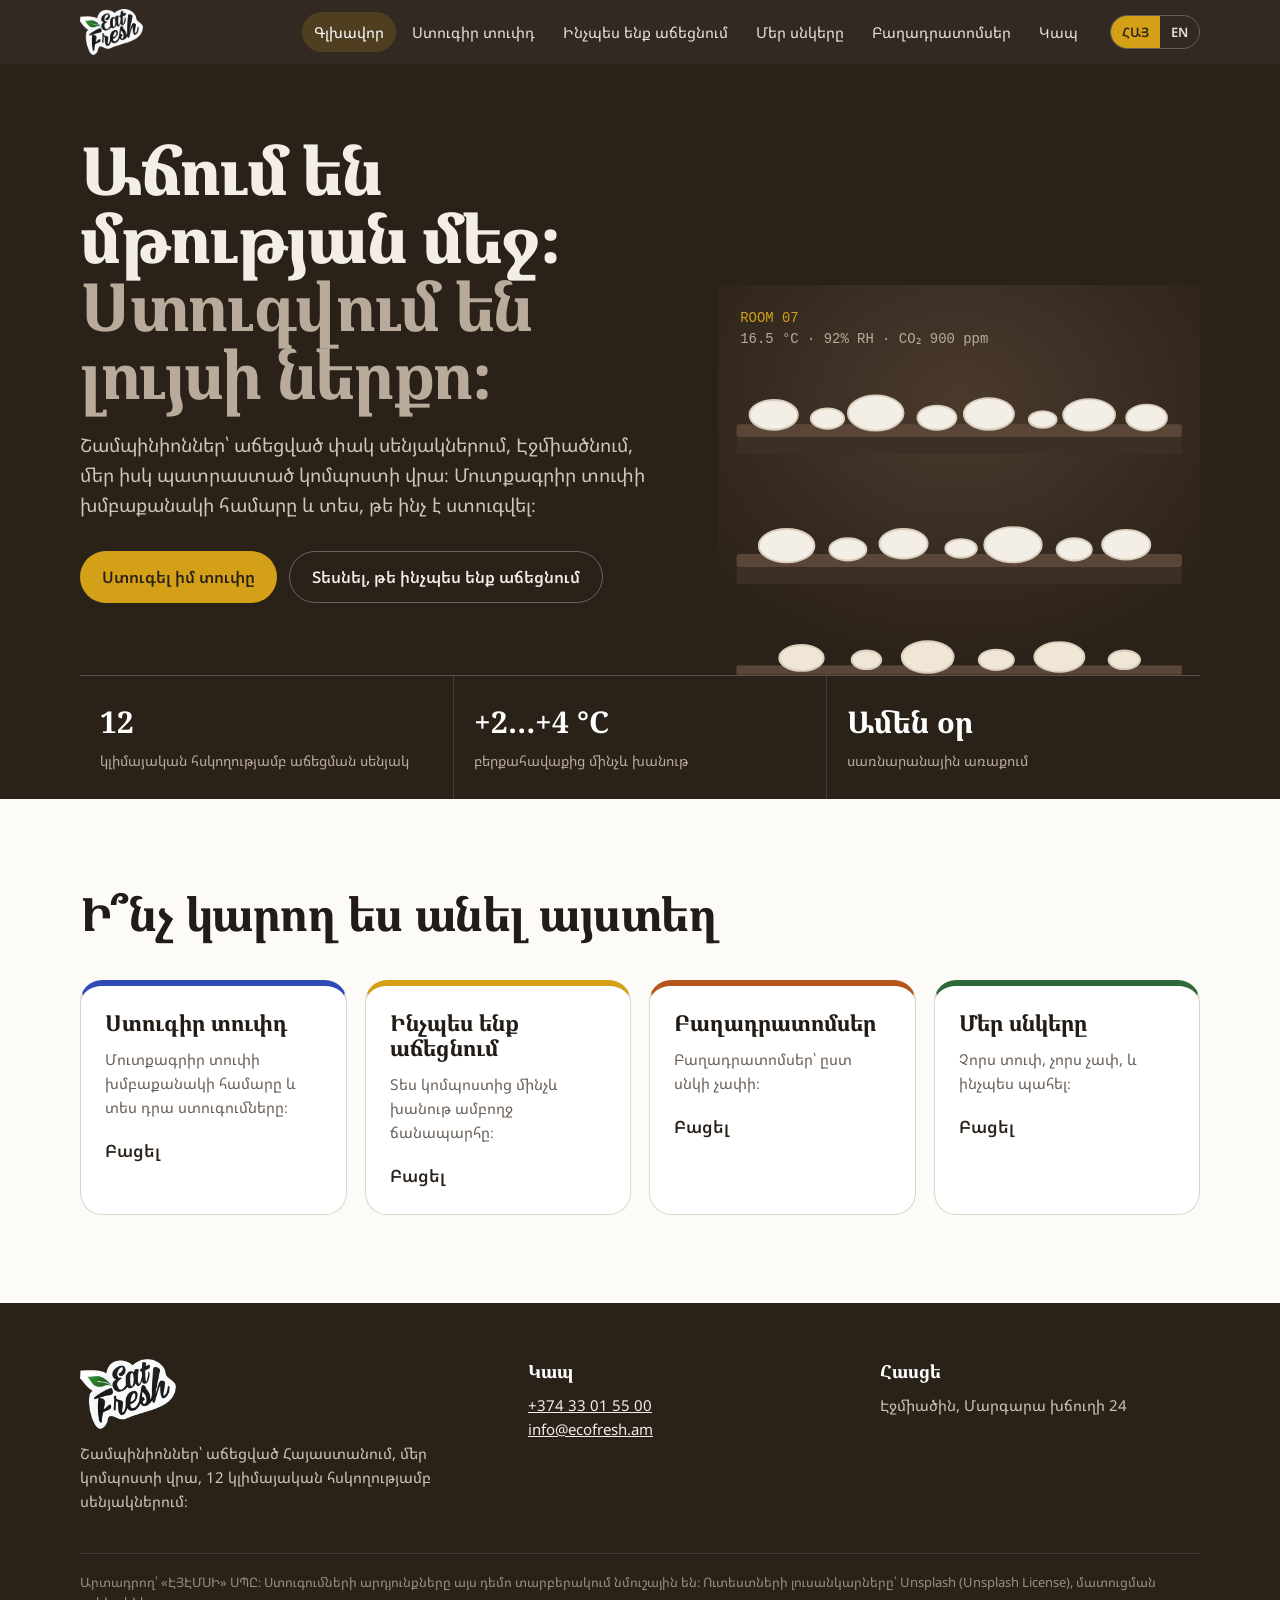
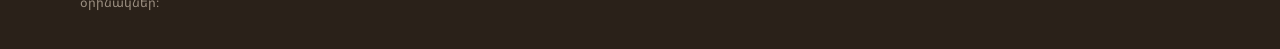
<file: index.html>
<!doctype html>
<html lang="hy">
<head>
<meta charset="utf-8">
<meta name="viewport" content="width=device-width, initial-scale=1">
<title>Eat Fresh: mushrooms from Echmiadzin</title>
<link rel="icon" href="assets/logo.png">
<link rel="preconnect" href="https://fonts.googleapis.com">
<link rel="preconnect" href="https://fonts.gstatic.com" crossorigin>
<link href="https://fonts.googleapis.com/css2?family=Noto+Sans+Armenian:wght@400;500;600;700&family=Noto+Serif+Armenian:wght@500;700;800&display=swap" rel="stylesheet">
<link rel="stylesheet" href="assets/style.css">
</head>
<body data-page="home">
<header id="site-header"></header>
<main>
<section class="hero">
  <div class="wrap hero-grid">
    <div>
      <h1><span data-i18n="hero_1">Աճում են մթության մեջ։</span><span class="dim" data-i18n="hero_2">Ստուգվում են լույսի ներքո։</span></h1>
      <p class="lead" data-i18n="hero_lead">Շամպինիոններ՝ աճեցված փակ սենյակներում, Էջմիածնում, մեր իսկ պատրաստած կոմպոստի վրա։ Մուտքագրիր տուփի վրայի ամսաթիվը և տես, թե ինչ է ստուգվել։</p>
      <div class="hero-actions">
        <a class="btn btn-primary" href="check.html" data-i18n="hero_cta">Ստուգել իմ տուփը</a>
        <a class="btn btn-ghost" href="process.html" data-i18n="hero_cta2">Տեսնել, թե ինչպես ենք աճեցնում</a>
      </div>
    </div>
    <div class="room" aria-hidden="true">
      <!-- Illustration of a growing room shelf -->
      <svg viewBox="0 0 520 420">
        <defs>
          <radialGradient id="glow" cx="50%" cy="30%" r="70%"><stop offset="0" stop-color="#4a3a2c"/><stop offset="1" stop-color="#2a2119"/></radialGradient>
        </defs>
        <rect width="520" height="420" fill="url(#glow)"/>
        <g fill="#5a4636"><rect x="20" y="150" width="480" height="14" rx="3"/><rect x="20" y="290" width="480" height="14" rx="3"/><rect x="20" y="410" width="480" height="10"/></g>
        <g fill="#3c2f24"><rect x="20" y="164" width="480" height="18"/><rect x="20" y="304" width="480" height="18"/></g>
        <g id="row1">
          <g fill="#f3eee6" stroke="#d8cdbd" stroke-width="2">
            <ellipse cx="60" cy="140" rx="26" ry="16"/><ellipse cx="118" cy="144" rx="18" ry="11"/><ellipse cx="170" cy="138" rx="30" ry="19"/><ellipse cx="236" cy="143" rx="21" ry="13"/><ellipse cx="292" cy="139" rx="27" ry="17"/><ellipse cx="350" cy="145" rx="15" ry="9"/><ellipse cx="400" cy="140" rx="28" ry="17"/><ellipse cx="462" cy="143" rx="22" ry="14"/>
          </g>
        </g>
        <g fill="#f3eee6" stroke="#d8cdbd" stroke-width="2">
          <ellipse cx="74" cy="281" rx="30" ry="18"/><ellipse cx="140" cy="285" rx="20" ry="12"/><ellipse cx="200" cy="279" rx="26" ry="16"/><ellipse cx="262" cy="284" rx="17" ry="10"/><ellipse cx="318" cy="280" rx="31" ry="19"/><ellipse cx="384" cy="285" rx="19" ry="12"/><ellipse cx="440" cy="280" rx="26" ry="16"/>
        </g>
        <g fill="#efe6d6" stroke="#d8cdbd" stroke-width="2">
          <ellipse cx="90" cy="402" rx="24" ry="14"/><ellipse cx="160" cy="404" rx="16" ry="10"/><ellipse cx="226" cy="401" rx="28" ry="17"/><ellipse cx="300" cy="404" rx="19" ry="11"/><ellipse cx="368" cy="401" rx="27" ry="16"/><ellipse cx="438" cy="404" rx="17" ry="10"/>
        </g>
        <g font-family="Courier New, monospace" font-size="15" fill="#d4a017"><text x="24" y="40">ROOM 07</text><text x="24" y="62" fill="#b8ab9b">16.5 °C · 92% RH · CO₂ 900 ppm</text></g>
      </svg>
    </div>
  </div>
  <div class="wrap">
    <div class="facts">
      <div><b>12</b><span data-i18n="fact1">կլիմայական հսկողությամբ աճեցման սենյակ</span></div>
      <div><b>+2…+4 °C</b><span data-i18n="fact2">բերքահավաքից մինչև խանութ</span></div>
      <div><b data-i18n="fact3b">Ամեն օր</b><span data-i18n="fact3">սառնարանային առաքում</span></div>
    </div>
  </div>
</section><section><div class="wrap">
<div class="sec-head"><h2 data-i18n="home_title"></h2></div>
<div class="doors">
<a class="door" href="check.html" style="--c:#2f4bb5"><h3 data-i18n="nav_batch"></h3><p data-i18n="card_check"></p><span data-i18n="open"></span></a>
<a class="door" href="process.html" style="--c:#d4a017"><h3 data-i18n="nav_grow"></h3><p data-i18n="card_grow"></p><span data-i18n="open"></span></a>
<a class="door" href="recipes.html" style="--c:#b5541b"><h3 data-i18n="nav_recipes"></h3><p data-i18n="card_rec"></p><span data-i18n="open"></span></a>
<a class="door" href="products.html" style="--c:#2e6b3b"><h3 data-i18n="nav_products"></h3><p data-i18n="card_prod"></p><span data-i18n="open"></span></a>
</div></div></section>
</main>
<footer id="contact"><div id="site-footer"></div></footer>
<script src="assets/app.js"></script>
</body>
</html>
</file>
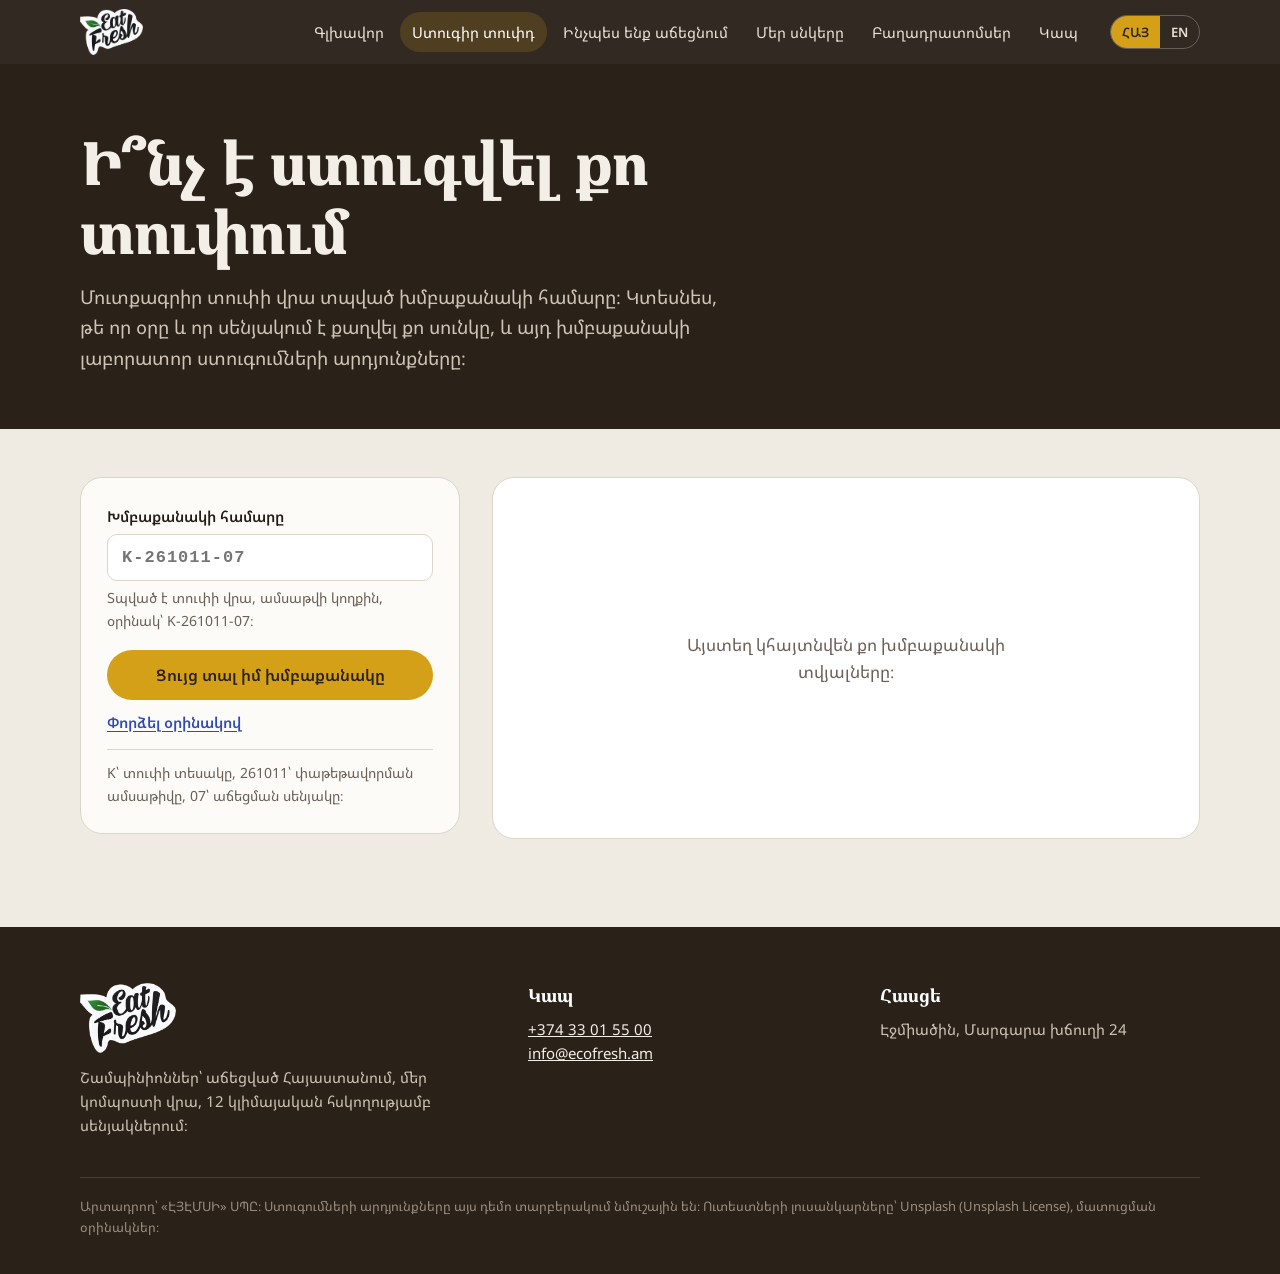
<file: check.html>
<!doctype html>
<html lang="hy">
<head>
<meta charset="utf-8">
<meta name="viewport" content="width=device-width, initial-scale=1">
<title>Check your pack | Eat Fresh</title>
<link rel="icon" href="assets/logo.png">
<link rel="preconnect" href="https://fonts.googleapis.com">
<link rel="preconnect" href="https://fonts.gstatic.com" crossorigin>
<link href="https://fonts.googleapis.com/css2?family=Noto+Sans+Armenian:wght@400;500;600;700&family=Noto+Serif+Armenian:wght@500;700;800&display=swap" rel="stylesheet">
<link rel="stylesheet" href="assets/style.css">
</head>
<body data-page="check">
<header id="site-header"></header>
<main>
<section class="page-hero"><div class="wrap"><h1 data-i18n="batch_title"></h1><p class="lead" data-i18n="batch_lead"></p></div></section><section class="batch" id="batch">
  <div class="wrap">
    <div class="batch-grid">
      <form class="form-card" id="batchForm" novalidate>
        <div class="field">
          <label for="batchId" data-i18n="f_id"></label>
          <input type="text" id="batchId" inputmode="text" autocomplete="off" autocapitalize="characters" spellcheck="false" placeholder="K-261011-07" required>
          <p class="hint" data-i18n="f_id_hint"></p>
        </div>
        <button class="btn btn-primary" type="submit" data-i18n="f_btn"></button>
        <button class="linkbtn" type="button" id="trySample" data-i18n="f_try"></button>
        <p class="hint" id="formMsg" role="status" aria-live="polite"></p>
        <p class="hint idx" data-i18n="id_explain"></p>
      </form>
      <div class="result" id="result" aria-live="polite">
        <div class="empty"><p data-i18n="empty">Այստեղ կհայտնվեն քո խմբաքանակի տվյալները։</p></div>
      </div>
    </div>
  </div>
</section>
</main>
<footer id="contact"><div id="site-footer"></div></footer>
<script src="assets/app.js"></script>
</body>
</html>
</file>
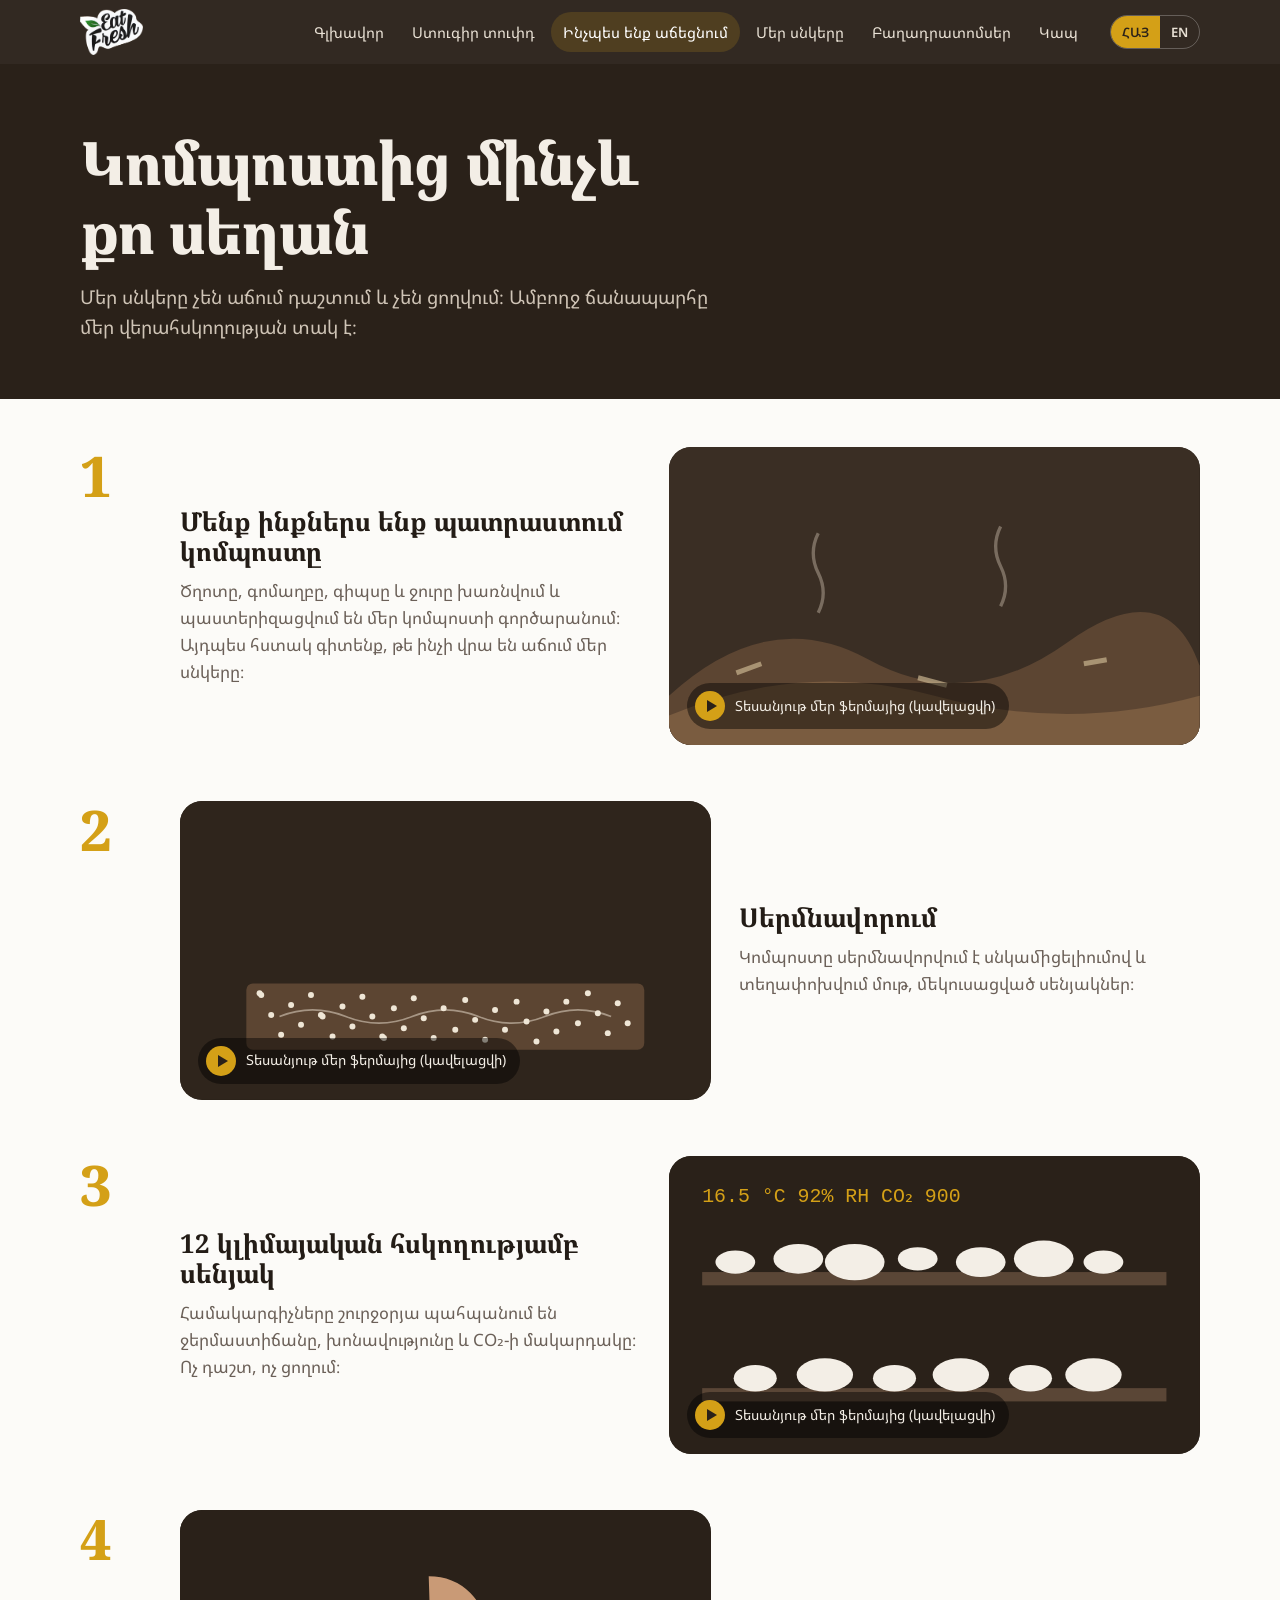
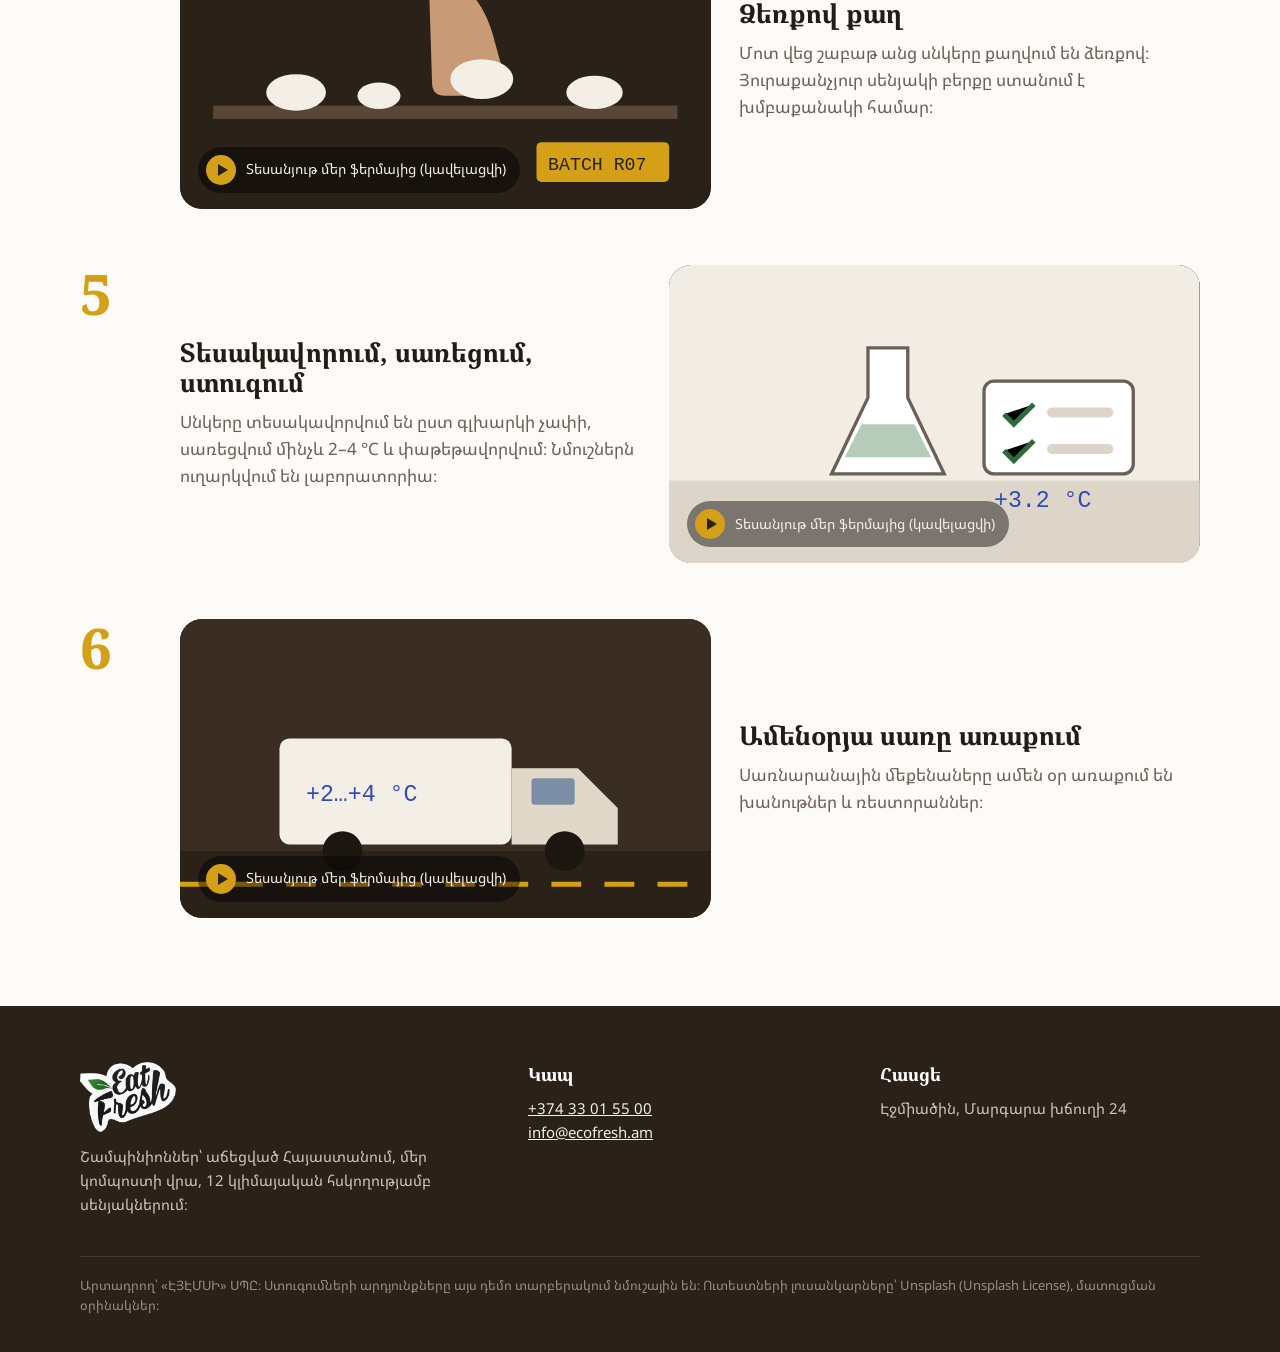
<file: process.html>
<!doctype html>
<html lang="hy">
<head>
<meta charset="utf-8">
<meta name="viewport" content="width=device-width, initial-scale=1">
<title>How we grow | Eat Fresh</title>
<link rel="icon" href="assets/logo.png">
<link rel="preconnect" href="https://fonts.googleapis.com">
<link rel="preconnect" href="https://fonts.gstatic.com" crossorigin>
<link href="https://fonts.googleapis.com/css2?family=Noto+Sans+Armenian:wght@400;500;600;700&family=Noto+Serif+Armenian:wght@500;700;800&display=swap" rel="stylesheet">
<link rel="stylesheet" href="assets/style.css">
</head>
<body data-page="grow">
<header id="site-header"></header>
<main>
<section class="page-hero"><div class="wrap"><h1 data-i18n="grow_title"></h1><p class="lead" data-i18n="grow_lead"></p></div></section><section id="grow">
  <div class="wrap">
    <div class="steps" id="steps"></div>
  </div>
</section>
</main>
<footer id="contact"><div id="site-footer"></div></footer>
<script src="assets/app.js"></script>
</body>
</html>
</file>
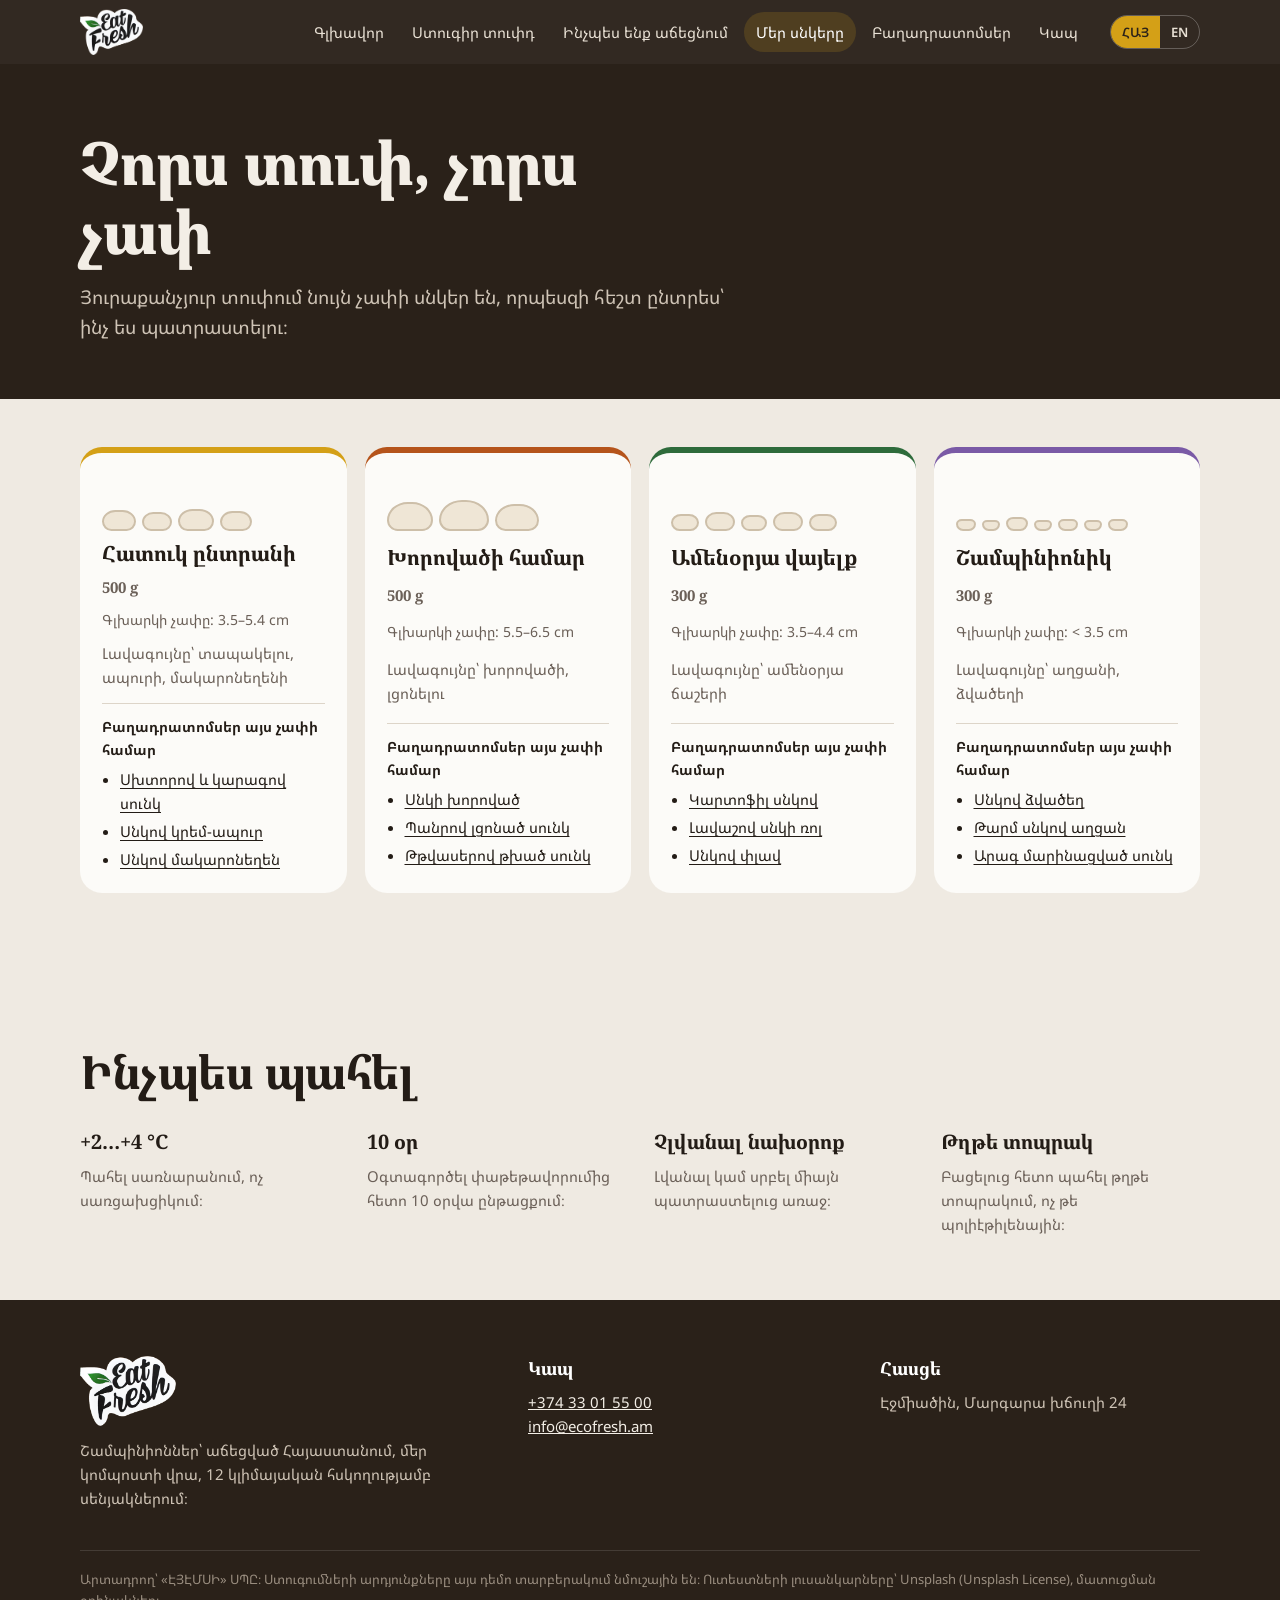
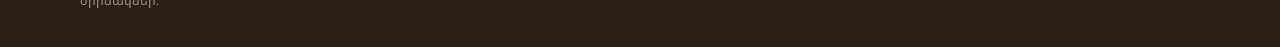
<file: products.html>
<!doctype html>
<html lang="hy">
<head>
<meta charset="utf-8">
<meta name="viewport" content="width=device-width, initial-scale=1">
<title>Our mushrooms | Eat Fresh</title>
<link rel="icon" href="assets/logo.png">
<link rel="preconnect" href="https://fonts.googleapis.com">
<link rel="preconnect" href="https://fonts.gstatic.com" crossorigin>
<link href="https://fonts.googleapis.com/css2?family=Noto+Sans+Armenian:wght@400;500;600;700&family=Noto+Serif+Armenian:wght@500;700;800&display=swap" rel="stylesheet">
<link rel="stylesheet" href="assets/style.css">
</head>
<body data-page="products">
<header id="site-header"></header>
<main>
<section class="page-hero"><div class="wrap"><h1 data-i18n="prod_title"></h1><p class="lead" data-i18n="prod_lead"></p></div></section><section class="products" id="products">
  <div class="wrap">
    <div class="prod-grid" id="prodGrid"></div>
  </div>
</section><section class="batch" id="storage" style="padding:64px 0">
  <div class="wrap">
    <div class="sec-head" style="margin-bottom:28px"><h2 data-i18n="tips_title">Ինչպես պահել</h2></div>
    <div class="tips" id="tips"></div>
  </div>
</section>
</main>
<footer id="contact"><div id="site-footer"></div></footer>
<script src="assets/app.js"></script>
</body>
</html>
</file>
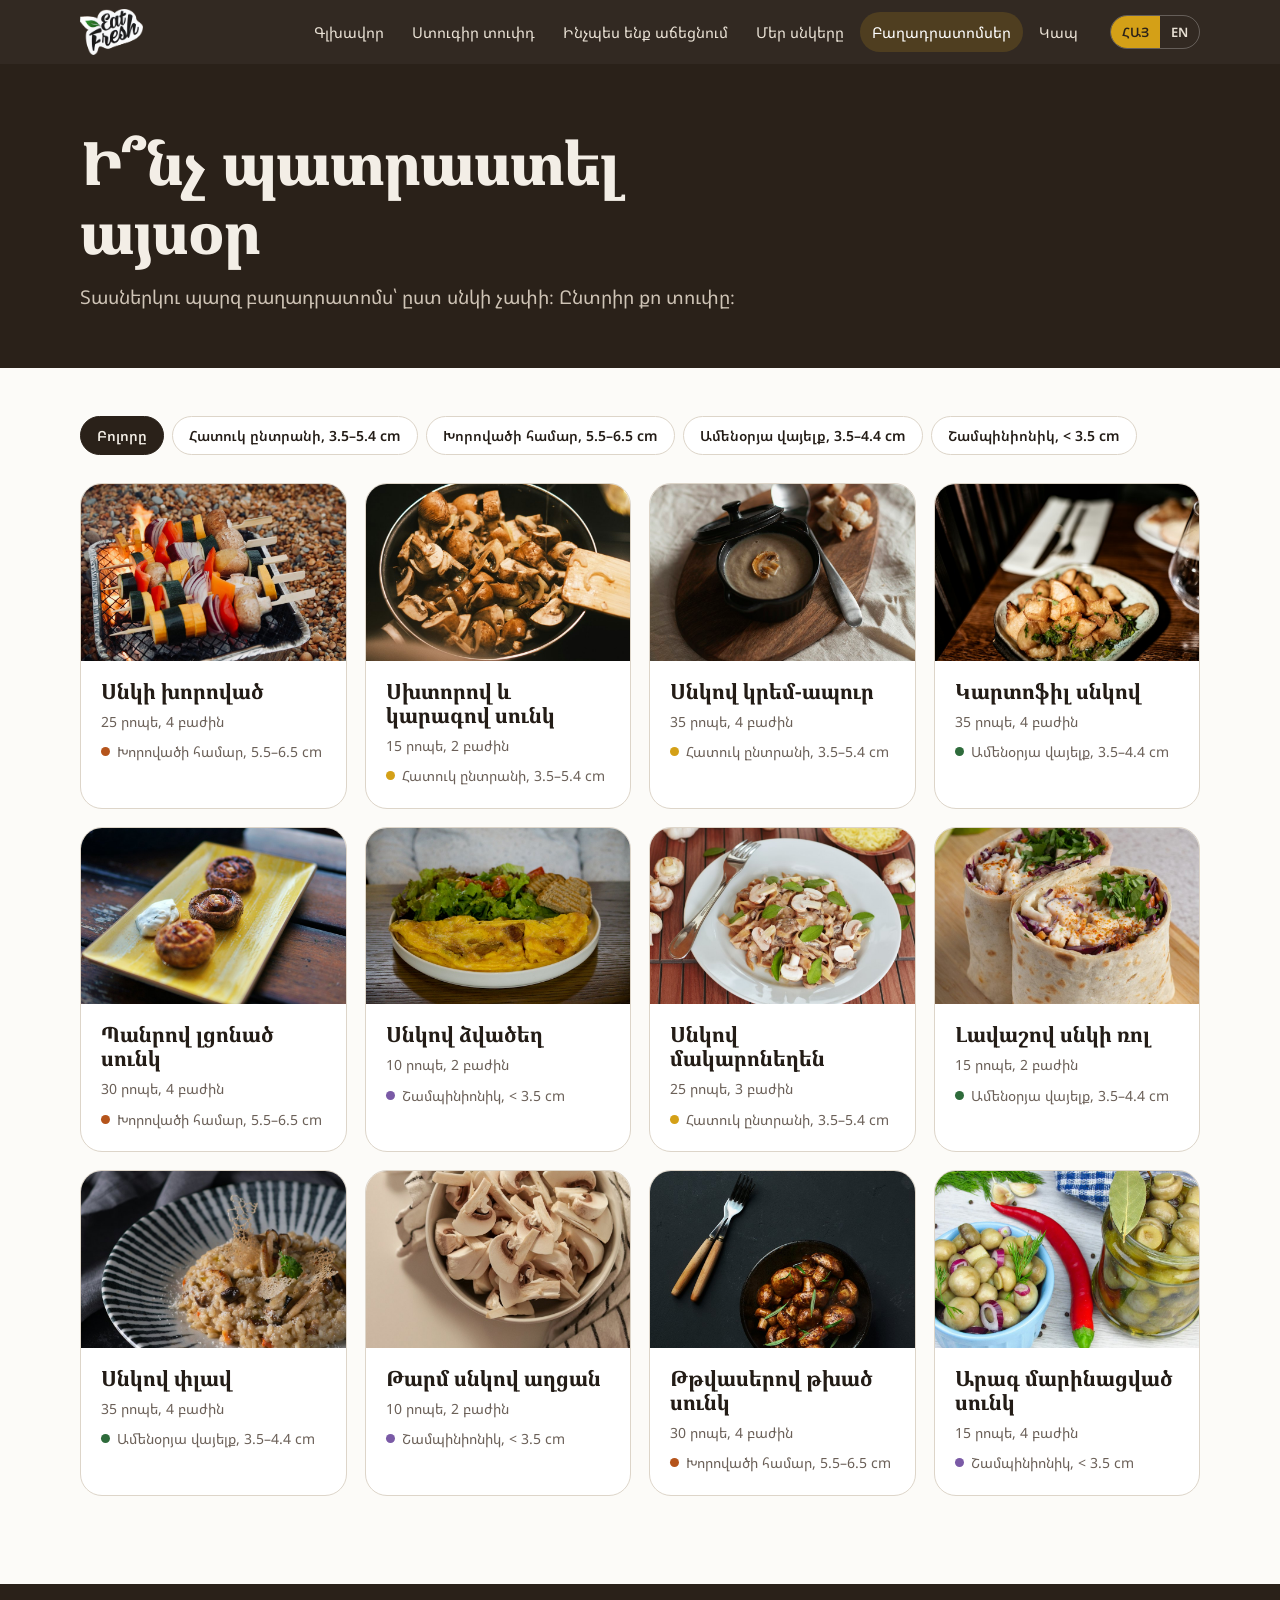
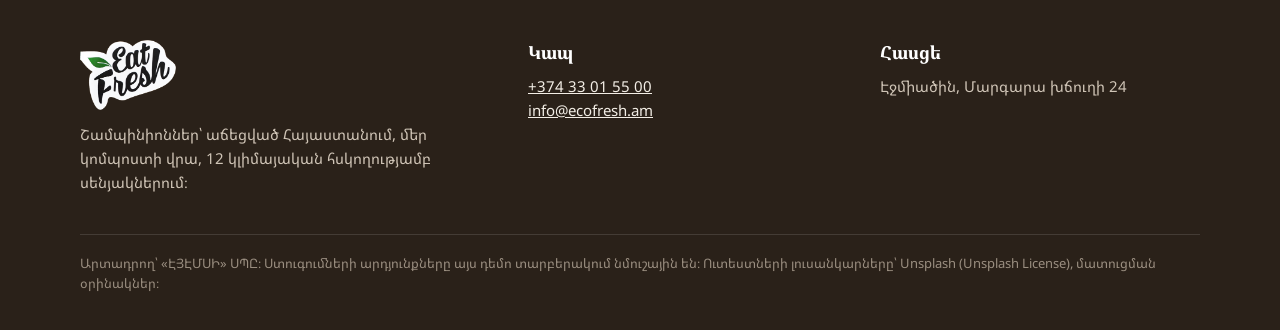
<file: recipes.html>
<!doctype html>
<html lang="hy">
<head>
<meta charset="utf-8">
<meta name="viewport" content="width=device-width, initial-scale=1">
<title>Recipes | Eat Fresh</title>
<link rel="icon" href="assets/logo.png">
<link rel="preconnect" href="https://fonts.googleapis.com">
<link rel="preconnect" href="https://fonts.gstatic.com" crossorigin>
<link href="https://fonts.googleapis.com/css2?family=Noto+Sans+Armenian:wght@400;500;600;700&family=Noto+Serif+Armenian:wght@500;700;800&display=swap" rel="stylesheet">
<link rel="stylesheet" href="assets/style.css">
</head>
<body data-page="recipes">
<header id="site-header"></header>
<main>
<section class="page-hero"><div class="wrap"><h1 data-i18n="rec_title"></h1><p class="lead" data-i18n="rec_lead"></p></div></section><section id="recipes">
  <div class="wrap">
    <div class="filters" id="filters" role="group" aria-label="Filter recipes"></div>
    <div class="rec-grid" id="recGrid"></div>
  </div>
</section><dialog id="dlg" aria-labelledby="dlgTitle">
  <img id="dlgImg" class="dlg-img" alt="" width="900" height="600">
  <div class="dlg-head">
    <h3 id="dlgTitle"></h3>
    <p id="dlgInfo"></p>
    <button class="close" id="dlgClose" aria-label="Close">×</button>
  </div>
  <div class="dlg-body">
    <div><h4 data-i18n="ingr">Բաղադրիչներ</h4><ul id="dlgIngr"></ul></div>
    <div><h4 data-i18n="steps_h">Պատրաստում</h4><ol id="dlgSteps"></ol></div>
  </div>
</dialog>
</main>
<footer id="contact"><div id="site-footer"></div></footer>
<script src="assets/app.js"></script>
</body>
</html>
</file>
<file: assets/style.css>
:root{
  --soil:#2a2119;        /* compost brown: dark sections, main text */
  --soil-2:#3a2e24;
  --gill:#efeae2;        /* mushroom gill: soft panels */
  --paper:#fcfbf8;       /* page */
  --ink:#231c16;
  --muted:#6b6058;
  --mustard:#d4a017;     /* from the current label */
  --leaf:#2e6b3b;        /* from the current label */
  --stamp:#2f4bb5;       /* the blue date stamp on the pack */
  --line:#ddd5c9;
  --ok:#2e6b3b;
  --radius-lg:22px; --radius-sm:10px;
  --serif:"Noto Serif Armenian", Georgia, serif;
  --sans:"Noto Sans Armenian", system-ui, -apple-system, "Segoe UI", sans-serif;
}
*{box-sizing:border-box}
html{scroll-behavior:smooth}
@media (prefers-reduced-motion:reduce){html{scroll-behavior:auto}*{animation:none!important;transition:none!important}}
body{margin:0;background:var(--paper);color:var(--ink);font:400 17px/1.6 var(--sans);-webkit-font-smoothing:antialiased}
img,svg{display:block;max-width:100%}
a{color:inherit}
:focus-visible{outline:3px solid var(--mustard);outline-offset:3px;border-radius:6px}
.wrap{max-width:1160px;margin:0 auto;padding:0 20px}
h1,h2,h3{font-family:var(--serif);line-height:1.15;margin:0}
h2{font-size:clamp(30px,4.2vw,46px);font-weight:700;letter-spacing:-.01em}
h3{font-size:21px;font-weight:700}
p{margin:0}
.lead{font-size:clamp(17px,1.6vw,19px);color:var(--muted);max-width:60ch}
section{padding:88px 0}
.sec-head{display:grid;gap:14px;margin-bottom:40px;max-width:720px}

/* header */
header{position:sticky;top:0;z-index:20;background:rgba(42,33,25,.96);backdrop-filter:saturate(1.2) blur(6px);color:#f3eee6}
.bar{display:flex;align-items:center;gap:20px;height:64px}
.brand{white-space:nowrap;display:flex;align-items:center;gap:10px;text-decoration:none;font-family:var(--serif);font-weight:800;font-size:21px;letter-spacing:-.01em}
.brand img{height:46px;width:auto}
nav{display:flex;gap:4px;margin-left:auto}
nav a{text-decoration:none;font-size:15px;padding:8px 12px;border-radius:999px;color:#e9e1d5}
nav a:hover{background:rgba(255,255,255,.08)}
.lang{display:flex;border:1px solid rgba(255,255,255,.25);border-radius:999px;overflow:hidden}
.lang button{background:none;border:0;color:#e9e1d5;font:600 13px var(--sans);padding:7px 11px;cursor:pointer}
.lang button[aria-pressed="true"]{background:var(--mustard);color:var(--soil)}
.menu-btn{display:none}
@media (max-width:860px){
  nav{display:none;position:absolute;top:64px;left:0;right:0;background:var(--soil);flex-direction:column;padding:10px 16px 18px}
  nav.open{display:flex}
  nav a{padding:12px}
  .menu-btn{display:inline-flex;margin-left:auto;background:none;border:1px solid rgba(255,255,255,.25);color:#f3eee6;border-radius:999px;padding:6px 12px;font:600 18px/1 var(--sans)}
  .bar{gap:10px}
  .lang{margin-left:8px}
}

/* hero */
.hero{background:var(--soil);color:#f3eee6;padding:72px 0 0;overflow:hidden;position:relative}
.hero-grid{display:grid;grid-template-columns:1.1fr .9fr;gap:48px;align-items:end}
.hero h1{font-size:clamp(36px,5.2vw,68px);font-weight:800;letter-spacing:-.02em;line-height:1.02}
.hero h1 .dim{display:block;color:#b8ab9b;font-weight:700}
.hero .lead{color:#cfc4b6;margin-top:22px}
.hero-actions{display:flex;flex-wrap:wrap;gap:12px;margin-top:30px;padding-bottom:72px}
.btn{display:inline-flex;align-items:center;justify-content:center;gap:8px;border:0;border-radius:999px;padding:14px 22px;font:600 16px var(--sans);text-decoration:none;cursor:pointer}
.btn-primary{background:var(--mustard);color:var(--soil)}
.btn-primary:hover{background:#e3b22a}
.btn-ghost{background:transparent;color:#f3eee6;border:1px solid rgba(255,255,255,.3)}
.btn-ghost:hover{background:rgba(255,255,255,.06)}
.facts{display:grid;grid-template-columns:repeat(3,1fr);gap:1px;background:rgba(255,255,255,.12);border-top:1px solid rgba(255,255,255,.12)}
.facts div{background:var(--soil);padding:22px 20px 26px}
.facts b{display:block;font-family:var(--serif);font-size:30px;color:#fff}
.facts span{font-size:14px;color:#b8ab9b}
.room{position:relative;align-self:stretch;min-height:420px}
.room svg{position:absolute;inset:auto 0 0 0;width:100%;height:auto}
@media (max-width:860px){.hero-grid{grid-template-columns:1fr}.room{min-height:260px;order:-1}.facts{grid-template-columns:1fr}}

/* batch check */
.batch{background:var(--gill)}
.batch-grid{display:grid;grid-template-columns:380px 1fr;gap:32px;align-items:start}
.form-card{background:var(--paper);border:1px solid var(--line);border-radius:var(--radius-lg);padding:26px}
.form-card label{display:block;font-weight:600;font-size:15px;margin:0 0 6px}
.field{margin-bottom:18px}
.form-card select,.form-card input{width:100%;font:500 17px var(--sans);padding:13px 14px;border:1.5px solid var(--line);border-radius:var(--radius-sm);background:#fff;color:var(--ink)}
.form-card select:focus,.form-card input:focus{border-color:var(--soil);outline:none}
.hint{font-size:14px;color:var(--muted);margin-top:6px}
.form-card .btn{width:100%}
.result{background:#fff;border:1px solid var(--line);border-radius:var(--radius-lg);overflow:hidden;min-height:100%}
.empty{padding:40px;color:var(--muted);display:grid;place-items:center;text-align:center;min-height:360px}
.empty p{max-width:36ch}
.sample{display:flex;gap:10px;align-items:flex-start;background:#fff6dc;border-bottom:1px solid #f0dd9e;padding:12px 20px;font-size:14px;color:#5b4710}
.sample b{white-space:nowrap}
.res-head{display:grid;grid-template-columns:1fr auto;gap:16px;align-items:center;padding:24px 24px 18px;border-bottom:1px solid var(--line)}
.res-head h3{font-size:24px}
.res-head .sub{color:var(--muted);font-size:15px;margin-top:4px}
.stamp{font-family:"Courier New",ui-monospace,monospace;color:var(--stamp);font-weight:700;font-size:26px;letter-spacing:.06em;border:3px solid var(--stamp);border-radius:8px;padding:6px 12px;transform:rotate(-6deg);opacity:.88;mix-blend-mode:multiply;white-space:nowrap}
.meta{display:grid;grid-template-columns:repeat(3,1fr);border-bottom:1px solid var(--line)}
.meta div{padding:16px 24px;border-right:1px solid var(--line)}
.meta div:nth-child(3n){border-right:0}
.meta div:nth-child(n+4){border-top:1px solid var(--line)}
.meta span{display:block;font-size:13px;color:var(--muted)}
.meta b{font-size:17px}
.tests{width:100%;border-collapse:collapse;font-size:16px}
.tests th{text-align:left;font-size:13px;font-weight:600;color:var(--muted);padding:14px 24px 8px}
.tests td{padding:13px 24px;border-top:1px solid var(--line);vertical-align:top}
.tests td small{display:block;color:var(--muted);font-size:13px}
.pass{display:inline-flex;align-items:center;gap:6px;color:var(--ok);font-weight:600}
.pass::before{content:"";width:9px;height:9px;border-radius:50%;background:var(--ok)}
.res-foot{display:flex;flex-wrap:wrap;gap:12px 24px;justify-content:space-between;align-items:center;padding:18px 24px;background:#faf8f4;border-top:1px solid var(--line);font-size:14px;color:var(--muted)}
.res-foot button{background:none;border:1.5px solid var(--line);border-radius:999px;padding:9px 16px;font:600 14px var(--sans);color:var(--muted);cursor:not-allowed}
@media (max-width:900px){.batch-grid{grid-template-columns:1fr}.meta{grid-template-columns:1fr 1fr}.meta div{border-right:0!important;border-top:1px solid var(--line)}.meta div:nth-child(-n+2){border-top:0}.meta div:nth-child(odd){border-right:1px solid var(--line)!important}.tests th:nth-child(3),.tests td:nth-child(3){display:none}.res-head{grid-template-columns:1fr}.stamp{justify-self:start;font-size:22px}}

/* process */
.steps{display:grid;gap:56px;counter-reset:step}
.step{display:grid;grid-template-columns:72px 1fr 1.15fr;gap:28px;align-items:center}
.step:nth-child(even) .media{order:-1}
.step:nth-child(even){grid-template-columns:72px 1.15fr 1fr}
.step:nth-child(even) .num{order:-2}
.num{font-family:var(--serif);font-size:56px;font-weight:800;color:var(--mustard);line-height:1;align-self:start}
.step h3{font-size:26px;margin-bottom:10px}
.step p{color:var(--muted);max-width:46ch}
.media{position:relative;aspect-ratio:16/9;border-radius:var(--radius-lg);overflow:hidden;background:var(--soil);color:#d9cfc2}
.media svg.scene{position:absolute;inset:0;width:100%;height:100%}
.media video{width:100%;height:100%;object-fit:cover;display:block}
.play{position:absolute;left:18px;bottom:16px;display:flex;align-items:center;gap:10px;font-size:14px;background:rgba(0,0,0,.45);padding:8px 14px 8px 8px;border-radius:999px;color:#f3eee6}
.play i{width:30px;height:30px;border-radius:50%;background:var(--mustard);display:grid;place-items:center}
.play i::after{content:"";border-left:10px solid var(--soil);border-top:6px solid transparent;border-bottom:6px solid transparent;margin-left:3px}
@media (max-width:860px){.step,.step:nth-child(even){grid-template-columns:1fr;gap:14px}.step:nth-child(even) .media{order:0}.num{font-size:40px}}

/* products */
.products{background:var(--gill)}
.prod-grid{display:grid;grid-template-columns:repeat(4,1fr);gap:18px}
.prod{background:var(--paper);border-radius:var(--radius-lg);padding:22px;display:grid;gap:10px;border-top:6px solid var(--c,var(--mustard))}
.prod .size{font-size:14px;color:var(--muted)}
.prod .w{font-family:var(--serif);font-size:15px;font-weight:700;color:var(--muted)}
.prod p{font-size:15px;color:var(--muted)}
.caps{display:flex;align-items:flex-end;gap:6px;height:56px}
.caps span{background:#efe6d6;border:2px solid #cdbfa9;border-radius:50% 50% 12px 12px/70% 70% 12px 12px}
@media (max-width:980px){.prod-grid{grid-template-columns:1fr 1fr}}
@media (max-width:520px){.prod-grid{grid-template-columns:1fr}}

/* recipes */
.filters{display:flex;flex-wrap:wrap;gap:8px;margin-bottom:28px}
.chip{border:1.5px solid var(--line);background:#fff;border-radius:999px;padding:9px 16px;font:600 14px var(--sans);cursor:pointer;color:var(--ink)}
.chip[aria-pressed="true"]{background:var(--soil);border-color:var(--soil);color:#f3eee6}
.rec-grid{display:grid;grid-template-columns:repeat(auto-fill,minmax(250px,1fr));gap:18px}
.rec{all:unset;cursor:pointer;display:grid;grid-template-rows:auto 1fr;background:#fff;border:1px solid var(--line);border-radius:var(--radius-lg);overflow:hidden}
.rec:focus-visible{outline:3px solid var(--mustard);outline-offset:3px}
.rec:hover h3{text-decoration:underline;text-decoration-thickness:2px;text-underline-offset:4px}
.rec .art{height:120px;background:var(--bg);display:grid;place-items:center}
.rec .art svg{width:88px;height:88px}
.rec .body{padding:18px 20px 20px;display:grid;gap:8px;align-content:start}
.rec .info{font-size:14px;color:var(--muted)}
dialog{border:0;border-radius:var(--radius-lg);padding:0;max-width:640px;width:calc(100% - 32px);color:var(--ink);background:var(--paper)}
dialog::backdrop{background:rgba(30,22,16,.6)}
.dlg-head{background:var(--soil);color:#f3eee6;padding:26px 28px 22px;position:relative}
.dlg-head h3{font-size:30px;padding-right:44px}
.dlg-head p{color:#cfc4b6;margin-top:8px;font-size:15px}
.close{position:absolute;top:18px;right:18px;width:38px;height:38px;border-radius:50%;border:1px solid rgba(255,255,255,.3);background:none;color:#fff;font-size:20px;cursor:pointer}
.dlg-body{padding:24px 28px 30px;display:grid;gap:22px;max-height:65vh;overflow:auto}
.dlg-body h4{font:700 17px var(--serif);margin:0 0 8px}
.dlg-body ul{margin:0;padding-left:20px}
.dlg-body ol{margin:0;padding-left:22px;display:grid;gap:8px}
.dlg-body li::marker{color:var(--mustard);font-weight:700}

/* storage + footer */
.tips{display:grid;grid-template-columns:repeat(4,1fr);gap:28px}
.tip b{display:block;font-family:var(--serif);font-size:20px;margin-bottom:6px}
.tip p{color:var(--muted);font-size:15px}
@media (max-width:860px){.tips{grid-template-columns:1fr 1fr}}
footer{background:var(--soil);color:#cfc4b6;padding:56px 0 36px;font-size:15px}
.foot{display:grid;grid-template-columns:1.3fr 1fr 1fr;gap:32px}
footer h4{color:#fff;font:700 18px var(--serif);margin:0 0 10px}
footer a{color:#f3eee6}
.legal{margin-top:40px;padding-top:18px;border-top:1px solid rgba(255,255,255,.12);font-size:13px;color:#9a8e80}
@media (max-width:760px){.foot{grid-template-columns:1fr}}

nav a[aria-current="page"]{background:rgba(212,160,23,.18);color:#fff}
.page-hero{background:var(--soil);color:#f3eee6;padding:64px 0 56px}
.page-hero h1{font-size:clamp(34px,5vw,60px);font-weight:800;letter-spacing:-.015em;max-width:18ch}
.page-hero .lead{color:#cfc4b6;margin-top:16px}
.doors{display:grid;grid-template-columns:repeat(4,1fr);gap:18px}
.door{display:grid;gap:12px;align-content:start;text-decoration:none;background:#fff;border:1px solid var(--line);border-radius:var(--radius-lg);padding:24px;border-top:6px solid var(--c)}
.door h3{font-size:22px}
.door p{color:var(--muted);font-size:15px}
.door span{font-weight:600;color:var(--soil);margin-top:6px}
.door:hover h3{text-decoration:underline;text-decoration-thickness:2px;text-underline-offset:4px}
@media (max-width:980px){.doors{grid-template-columns:1fr 1fr}}
@media (max-width:520px){.doors{grid-template-columns:1fr}}
.foot img{height:70px;width:auto}
.page-hero + section{padding-top:48px}

.linkbtn{background:none;border:0;padding:12px 0 0;font:600 15px var(--sans);color:var(--stamp);text-decoration:underline;text-underline-offset:3px;cursor:pointer}
.idx{border-top:1px solid var(--line);padding-top:12px;margin-top:14px}
#batchId{font-family:"Courier New",ui-monospace,monospace;font-weight:700;letter-spacing:.06em;color:var(--stamp)}
.dot{display:inline-block;width:9px;height:9px;border-radius:50%;margin-right:7px;vertical-align:1px}
.prod-rec{border-top:1px solid var(--line);padding-top:12px;margin-top:4px;font-size:15px}
.prod-rec b{display:block;font-size:14px;margin-bottom:6px}
.prod-rec ul{margin:0;padding-left:18px;display:grid;gap:4px}
.prod-rec a{color:var(--ink);text-underline-offset:3px}

.rec .art{height:auto;aspect-ratio:3/2;background:var(--gill);display:block;overflow:hidden}
.rec .art img{width:100%;height:100%;object-fit:cover;display:block}
.dlg-img{width:100%;height:auto;aspect-ratio:3/2;max-height:260px;object-fit:cover;display:block}
</file>
